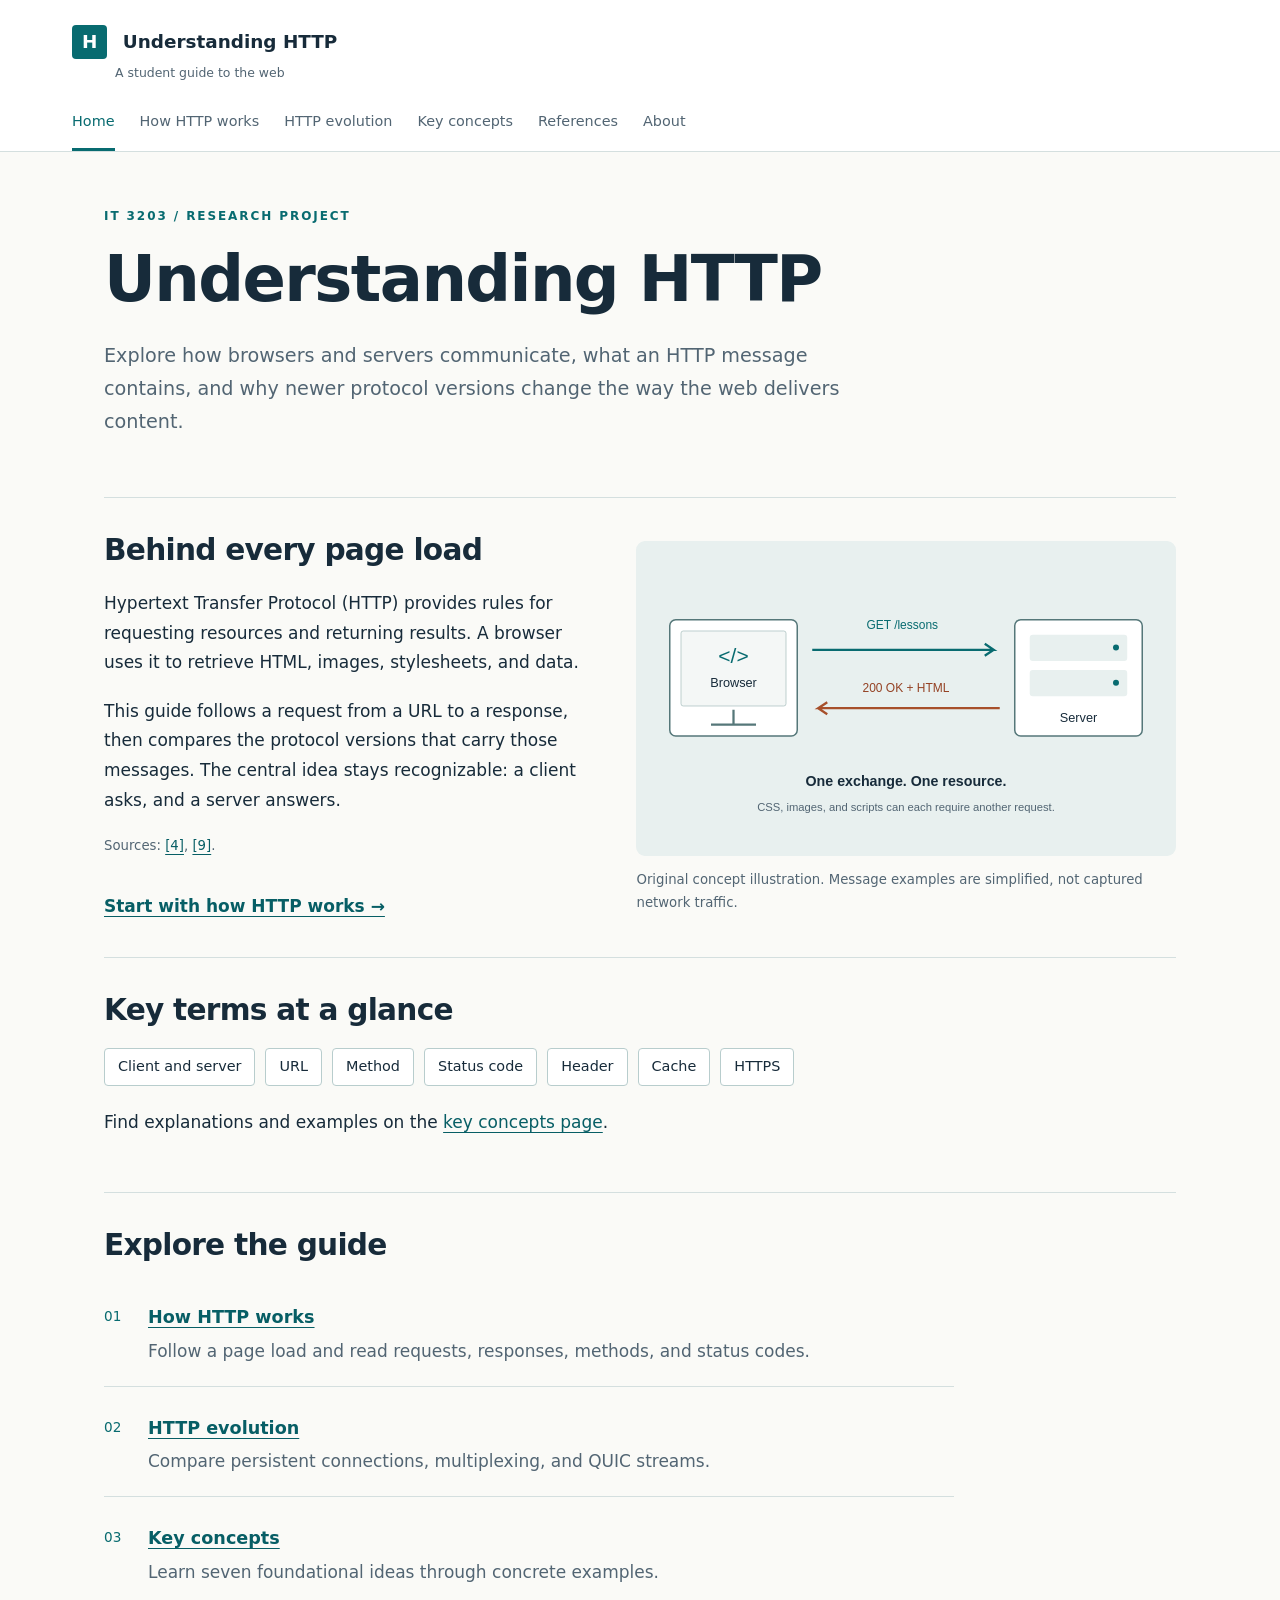
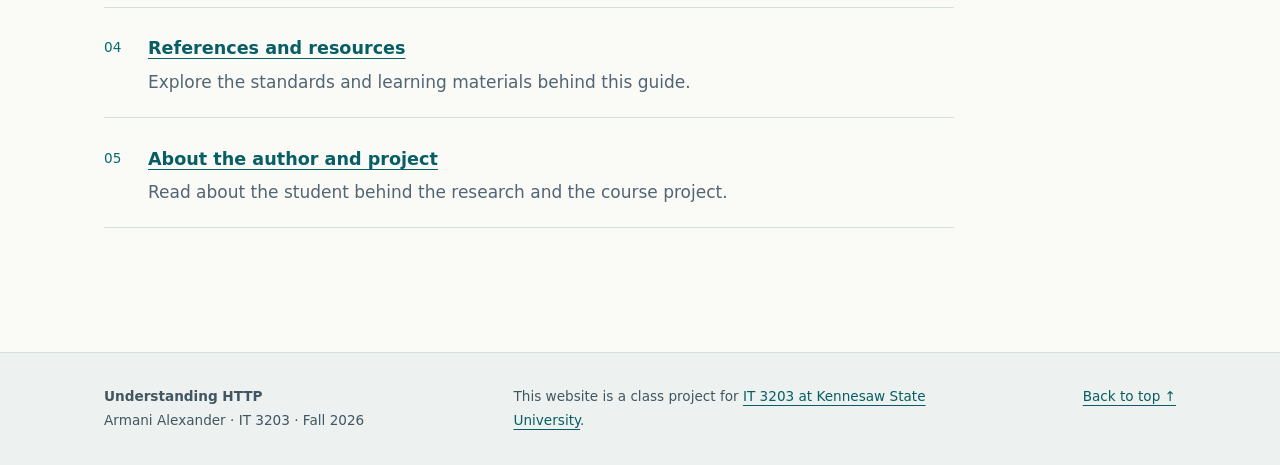
<file: index.html>
<!DOCTYPE html>
<html lang="en">
<head>
  <meta charset="utf-8">
  <meta name="viewport" content="width=device-width, initial-scale=1">
  <meta name="description" content="Explore how browsers and servers communicate, what an HTTP message contains, and why newer protocol versions change the way the web delivers content.">
  <title>Understanding HTTP | Understanding HTTP</title>
  <link rel="stylesheet" href="style.css">
</head>
<body>
  <a class="skip-link" href="#main-content">Skip to content</a>
  <!-- Shared navigation uses relative paths so it also works in a GitHub Pages project. -->
  <header class="site-header"><div class="header-inner">
    <a class="brand" href="index.html"><span class="brand-mark" aria-hidden="true">H</span> Understanding HTTP<span class="brand-sub">A student guide to the web</span></a>
    <nav aria-label="Main navigation"><ul><li><a href="index.html" aria-current="page">Home</a></li><li><a href="how-http-works.html">How HTTP works</a></li><li><a href="http-evolution.html">HTTP evolution</a></li><li><a href="key-concepts.html">Key concepts</a></li><li><a href="references.html">References</a></li><li><a href="about.html">About</a></li></ul></nav>
  </div></header>
  <main id="main-content">
    <div class="page-heading"><p class="eyebrow">IT 3203 / Research project</p><h1>Understanding HTTP</h1><p class="lead">Explore how browsers and servers communicate, what an HTTP message contains, and why newer protocol versions change the way the web delivers content.</p></div>
    <section class="hero-grid" aria-labelledby="intro-title"><div><h2 id="intro-title">Behind every page load</h2><p>Hypertext Transfer Protocol (HTTP) provides rules for requesting resources and returning results. A browser uses it to retrieve HTML, images, stylesheets, and data.</p><p>This guide follows a request from a URL to a response, then compares the protocol versions that carry those messages. The central idea stays recognizable: a client asks, and a server answers.</p><p class="sources">Sources: <a href="references.html#ref-4">[4]</a>, <a href="references.html#ref-9">[9]</a>.</p><a class="next-page" href="how-http-works.html">Start with how HTTP works →</a></div><figure><img src="assets/http-exchange.svg" width="720" height="420" alt="A browser sends GET /lessons to a server, which returns 200 OK and HTML."><figcaption>Original concept illustration. Message examples are simplified, not captured network traffic.</figcaption></figure></section><section><h2>Key terms at a glance</h2><ul class="terms"><li>Client and server</li><li>URL</li><li>Method</li><li>Status code</li><li>Header</li><li>Cache</li><li>HTTPS</li></ul><p>Find explanations and examples on the <a href="key-concepts.html">key concepts page</a>.</p></section><section><h2>Explore the guide</h2><ol class="toc"><li><div><a href="how-http-works.html">How HTTP works</a><p>Follow a page load and read requests, responses, methods, and status codes.</p></div></li><li><div><a href="http-evolution.html">HTTP evolution</a><p>Compare persistent connections, multiplexing, and QUIC streams.</p></div></li><li><div><a href="key-concepts.html">Key concepts</a><p>Learn seven foundational ideas through concrete examples.</p></div></li><li><div><a href="references.html">References and resources</a><p>Explore the standards and learning materials behind this guide.</p></div></li><li><div><a href="about.html">About the author and project</a><p>Read about the student behind the research and the course project.</p></div></li></ol></section>
  </main>
  <footer class="site-footer"><div><p><strong>Understanding HTTP</strong><br>Armani Alexander · IT 3203 · Fall 2026</p><p>This website is a class project for <a href="https://ksuweb.github.io/IT3203/">IT 3203 at Kennesaw State University</a>.</p><a href="#main-content">Back to top ↑</a></div></footer>
</body>
</html>
</file>
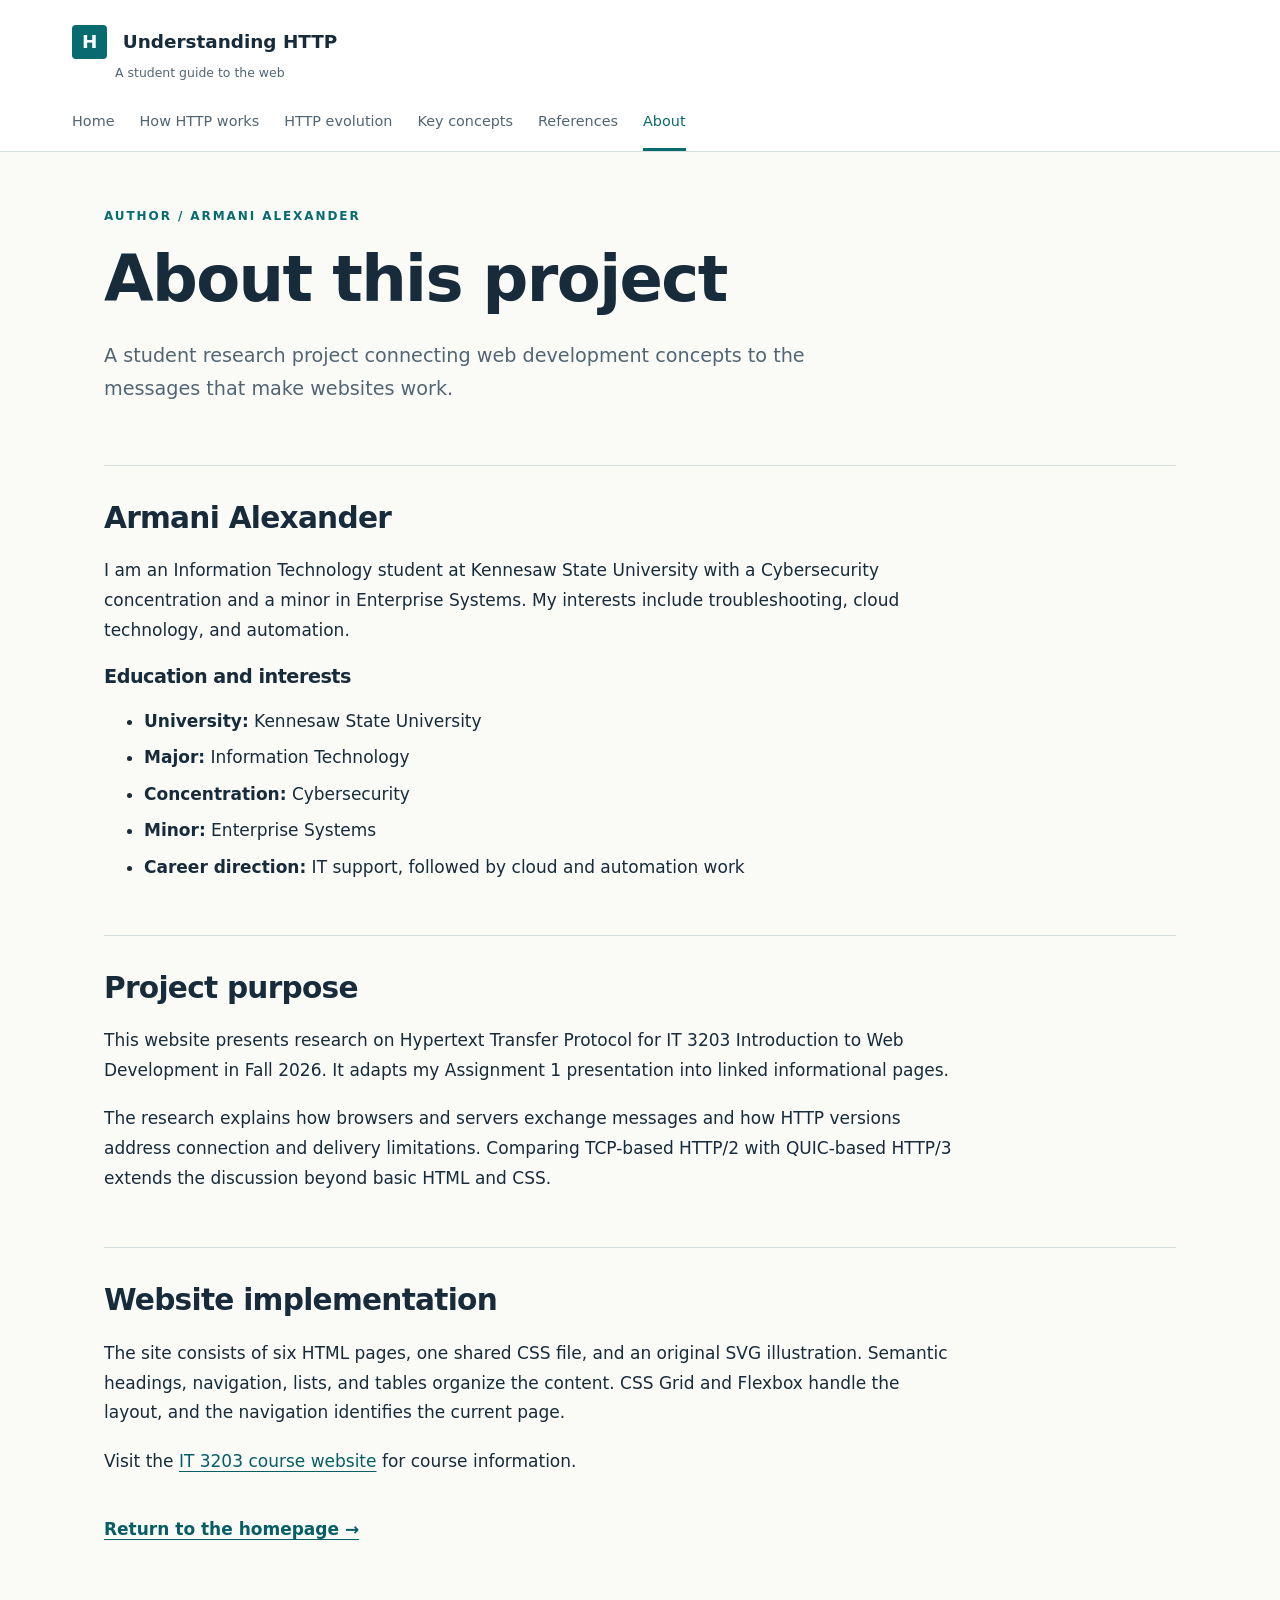
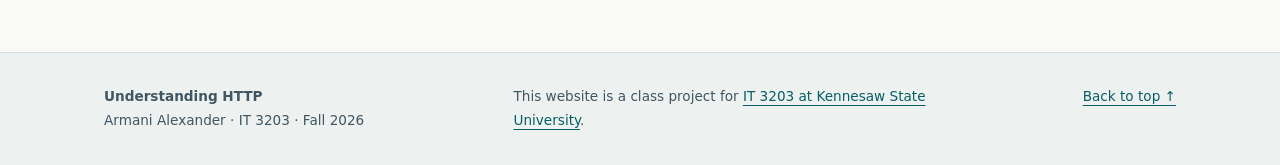
<file: about.html>
<!DOCTYPE html>
<html lang="en">
<head>
  <meta charset="utf-8">
  <meta name="viewport" content="width=device-width, initial-scale=1">
  <meta name="description" content="A student research project connecting web development concepts to the messages that make websites work.">
  <title>About this project | Understanding HTTP</title>
  <link rel="stylesheet" href="style.css">
</head>
<body>
  <a class="skip-link" href="#main-content">Skip to content</a>
  <!-- Shared navigation uses relative paths so it also works in a GitHub Pages project. -->
  <header class="site-header"><div class="header-inner">
    <a class="brand" href="index.html"><span class="brand-mark" aria-hidden="true">H</span> Understanding HTTP<span class="brand-sub">A student guide to the web</span></a>
    <nav aria-label="Main navigation"><ul><li><a href="index.html">Home</a></li><li><a href="how-http-works.html">How HTTP works</a></li><li><a href="http-evolution.html">HTTP evolution</a></li><li><a href="key-concepts.html">Key concepts</a></li><li><a href="references.html">References</a></li><li><a href="about.html" aria-current="page">About</a></li></ul></nav>
  </div></header>
  <main id="main-content">
    <div class="page-heading"><p class="eyebrow">Author / Armani Alexander</p><h1>About this project</h1><p class="lead">A student research project connecting web development concepts to the messages that make websites work.</p></div>
    <section><h2>Armani Alexander</h2><p>I am an Information Technology student at Kennesaw State University with a Cybersecurity concentration and a minor in Enterprise Systems. My interests include troubleshooting, cloud technology, and automation.</p><h3>Education and interests</h3><ul><li><strong>University:</strong> Kennesaw State University</li><li><strong>Major:</strong> Information Technology</li><li><strong>Concentration:</strong> Cybersecurity</li><li><strong>Minor:</strong> Enterprise Systems</li><li><strong>Career direction:</strong> IT support, followed by cloud and automation work</li></ul></section><section><h2>Project purpose</h2><p>This website presents research on Hypertext Transfer Protocol for IT 3203 Introduction to Web Development in Fall 2026. It adapts my Assignment 1 presentation into linked informational pages.</p><p>The research explains how browsers and servers exchange messages and how HTTP versions address connection and delivery limitations. Comparing TCP-based HTTP/2 with QUIC-based HTTP/3 extends the discussion beyond basic HTML and CSS.</p></section><section><h2>Website implementation</h2><p>The site consists of six HTML pages, one shared CSS file, and an original SVG illustration. Semantic headings, navigation, lists, and tables organize the content. CSS Grid and Flexbox handle the layout, and the navigation identifies the current page.</p><p>Visit the <a href="https://ksuweb.github.io/IT3203/">IT 3203 course website</a> for course information.</p><a class="next-page" href="index.html">Return to the homepage →</a></section>
  </main>
  <footer class="site-footer"><div><p><strong>Understanding HTTP</strong><br>Armani Alexander · IT 3203 · Fall 2026</p><p>This website is a class project for <a href="https://ksuweb.github.io/IT3203/">IT 3203 at Kennesaw State University</a>.</p><a href="#main-content">Back to top ↑</a></div></footer>
</body>
</html>
</file>
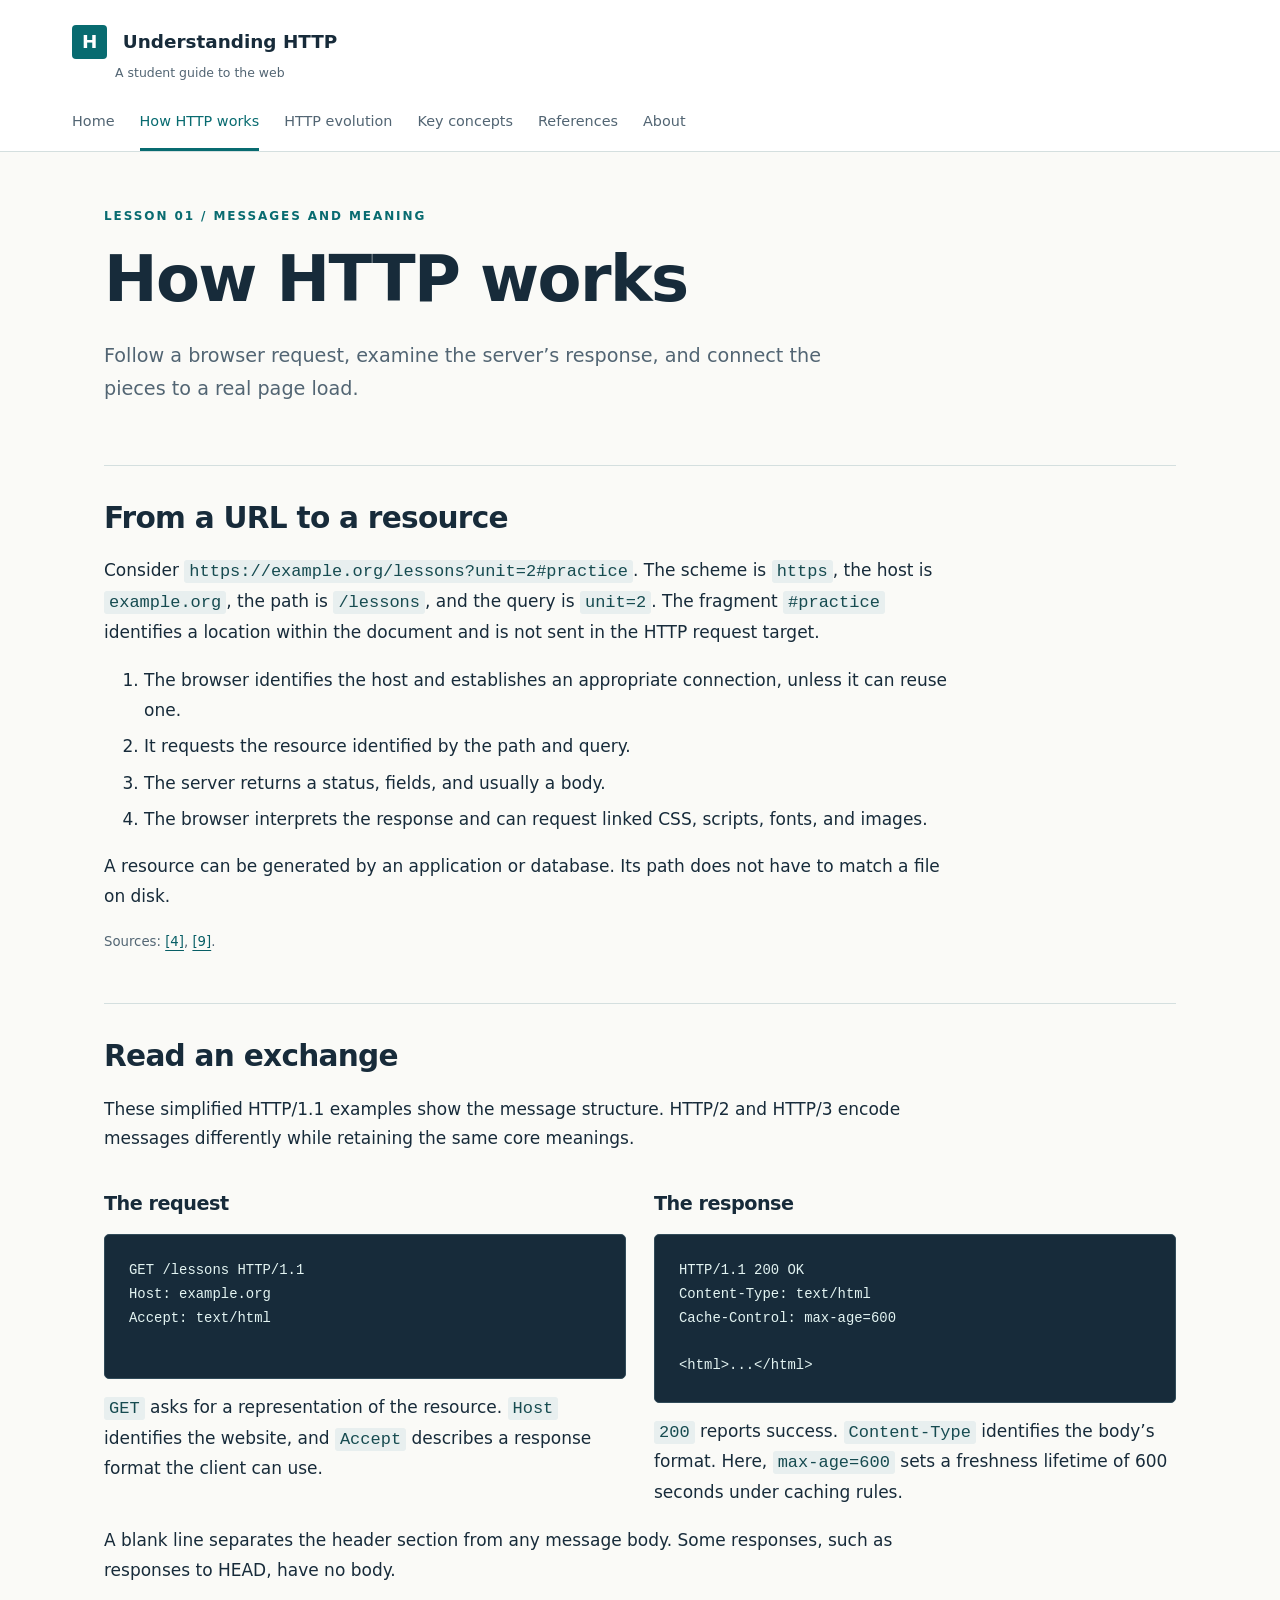
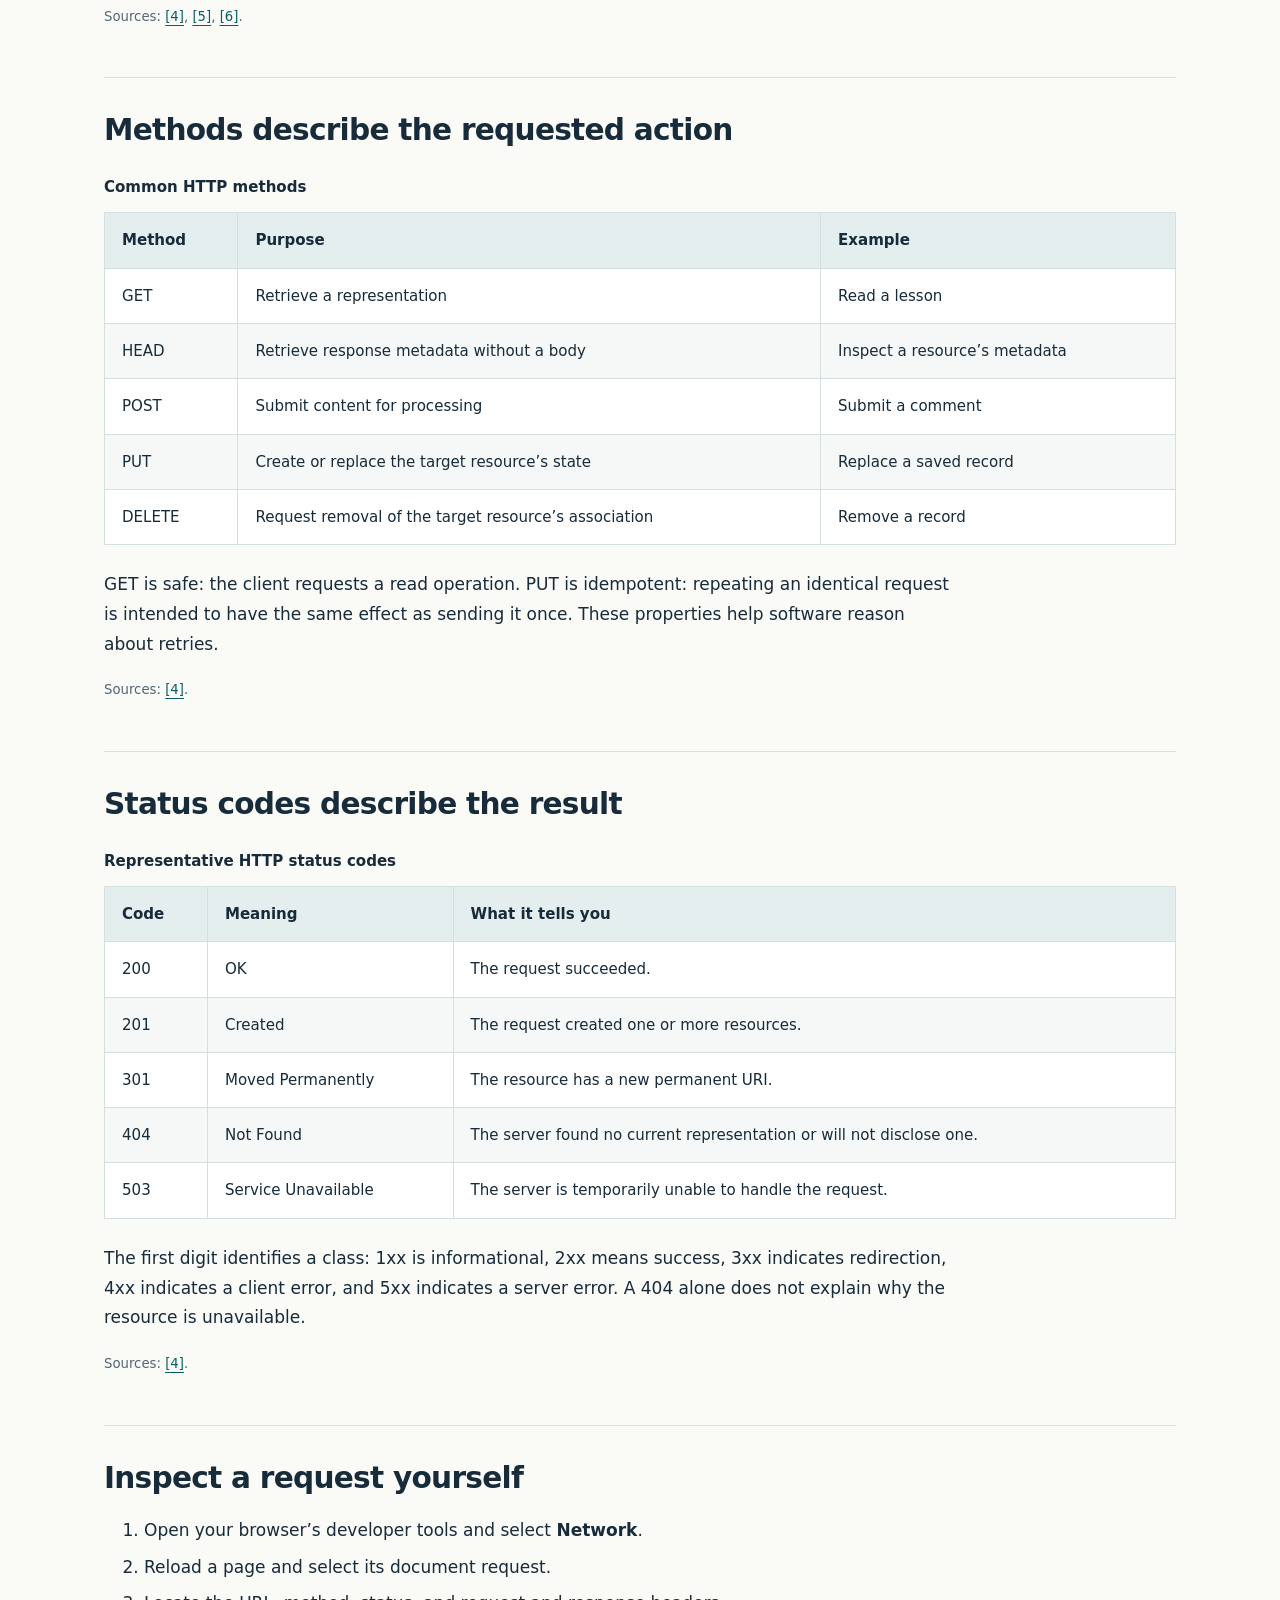
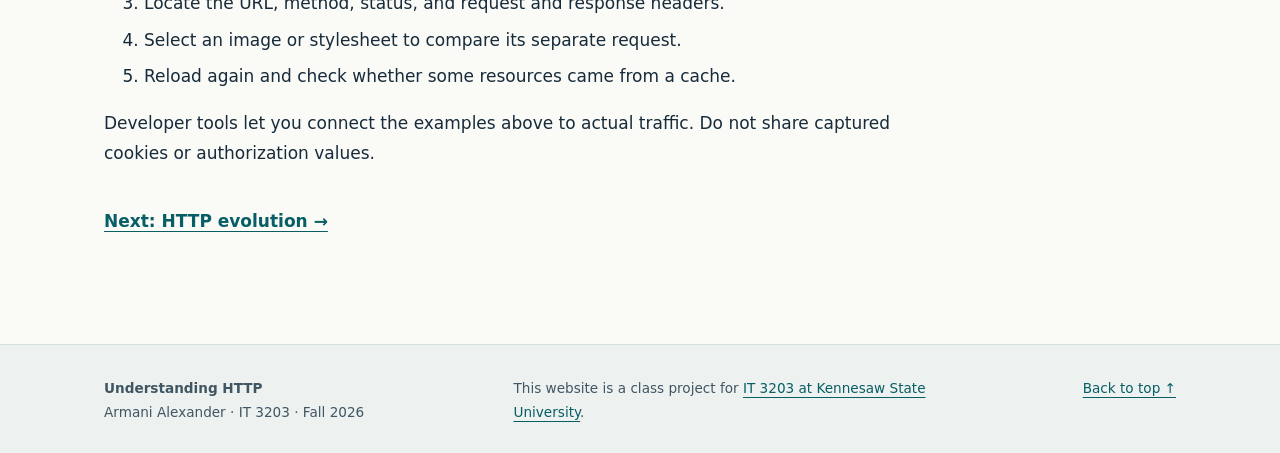
<file: how-http-works.html>
<!DOCTYPE html>
<html lang="en">
<head>
  <meta charset="utf-8">
  <meta name="viewport" content="width=device-width, initial-scale=1">
  <meta name="description" content="Follow a browser request, examine the server’s response, and connect the pieces to a real page load.">
  <title>How HTTP works | Understanding HTTP</title>
  <link rel="stylesheet" href="style.css">
</head>
<body>
  <a class="skip-link" href="#main-content">Skip to content</a>
  <!-- Shared navigation uses relative paths so it also works in a GitHub Pages project. -->
  <header class="site-header"><div class="header-inner">
    <a class="brand" href="index.html"><span class="brand-mark" aria-hidden="true">H</span> Understanding HTTP<span class="brand-sub">A student guide to the web</span></a>
    <nav aria-label="Main navigation"><ul><li><a href="index.html">Home</a></li><li><a href="how-http-works.html" aria-current="page">How HTTP works</a></li><li><a href="http-evolution.html">HTTP evolution</a></li><li><a href="key-concepts.html">Key concepts</a></li><li><a href="references.html">References</a></li><li><a href="about.html">About</a></li></ul></nav>
  </div></header>
  <main id="main-content">
    <div class="page-heading"><p class="eyebrow">Lesson 01 / Messages and meaning</p><h1>How HTTP works</h1><p class="lead">Follow a browser request, examine the server’s response, and connect the pieces to a real page load.</p></div>
    <section><h2>From a URL to a resource</h2><p>Consider <code>https://example.org/lessons?unit=2#practice</code>. The scheme is <code>https</code>, the host is <code>example.org</code>, the path is <code>/lessons</code>, and the query is <code>unit=2</code>. The fragment <code>#practice</code> identifies a location within the document and is not sent in the HTTP request target.</p><ol><li>The browser identifies the host and establishes an appropriate connection, unless it can reuse one.</li><li>It requests the resource identified by the path and query.</li><li>The server returns a status, fields, and usually a body.</li><li>The browser interprets the response and can request linked CSS, scripts, fonts, and images.</li></ol><p>A resource can be generated by an application or database. Its path does not have to match a file on disk.</p><p class="sources">Sources: <a href="references.html#ref-4">[4]</a>, <a href="references.html#ref-9">[9]</a>.</p></section><section><h2>Read an exchange</h2><p>These simplified HTTP/1.1 examples show the message structure. HTTP/2 and HTTP/3 encode messages differently while retaining the same core meanings.</p><div class="two-column"><div><h3>The request</h3><pre><code>GET /lessons HTTP/1.1
Host: example.org
Accept: text/html

</code></pre><p><code>GET</code> asks for a representation of the resource. <code>Host</code> identifies the website, and <code>Accept</code> describes a response format the client can use.</p></div><div><h3>The response</h3><pre><code>HTTP/1.1 200 OK
Content-Type: text/html
Cache-Control: max-age=600

&lt;html&gt;...&lt;/html&gt;</code></pre><p><code>200</code> reports success. <code>Content-Type</code> identifies the body’s format. Here, <code>max-age=600</code> sets a freshness lifetime of 600 seconds under caching rules.</p></div></div><p>A blank line separates the header section from any message body. Some responses, such as responses to HEAD, have no body.</p><p class="sources">Sources: <a href="references.html#ref-4">[4]</a>, <a href="references.html#ref-5">[5]</a>, <a href="references.html#ref-6">[6]</a>.</p></section><section><h2>Methods describe the requested action</h2><div class="table-wrap"><table><caption>Common HTTP methods</caption><thead><tr><th scope="col">Method</th><th scope="col">Purpose</th><th scope="col">Example</th></tr></thead><tbody><tr><td>GET</td><td>Retrieve a representation</td><td>Read a lesson</td></tr><tr><td>HEAD</td><td>Retrieve response metadata without a body</td><td>Inspect a resource’s metadata</td></tr><tr><td>POST</td><td>Submit content for processing</td><td>Submit a comment</td></tr><tr><td>PUT</td><td>Create or replace the target resource’s state</td><td>Replace a saved record</td></tr><tr><td>DELETE</td><td>Request removal of the target resource’s association</td><td>Remove a record</td></tr></tbody></table></div><p>GET is safe: the client requests a read operation. PUT is idempotent: repeating an identical request is intended to have the same effect as sending it once. These properties help software reason about retries.</p><p class="sources">Sources: <a href="references.html#ref-4">[4]</a>.</p></section><section><h2>Status codes describe the result</h2><div class="table-wrap"><table><caption>Representative HTTP status codes</caption><thead><tr><th scope="col">Code</th><th scope="col">Meaning</th><th scope="col">What it tells you</th></tr></thead><tbody><tr><td>200</td><td>OK</td><td>The request succeeded.</td></tr><tr><td>201</td><td>Created</td><td>The request created one or more resources.</td></tr><tr><td>301</td><td>Moved Permanently</td><td>The resource has a new permanent URI.</td></tr><tr><td>404</td><td>Not Found</td><td>The server found no current representation or will not disclose one.</td></tr><tr><td>503</td><td>Service Unavailable</td><td>The server is temporarily unable to handle the request.</td></tr></tbody></table></div><p>The first digit identifies a class: 1xx is informational, 2xx means success, 3xx indicates redirection, 4xx indicates a client error, and 5xx indicates a server error. A 404 alone does not explain why the resource is unavailable.</p><p class="sources">Sources: <a href="references.html#ref-4">[4]</a>.</p></section><section><h2>Inspect a request yourself</h2><ol><li>Open your browser’s developer tools and select <strong>Network</strong>.</li><li>Reload a page and select its document request.</li><li>Locate the URL, method, status, and request and response headers.</li><li>Select an image or stylesheet to compare its separate request.</li><li>Reload again and check whether some resources came from a cache.</li></ol><p>Developer tools let you connect the examples above to actual traffic. Do not share captured cookies or authorization values.</p><a class="next-page" href="http-evolution.html">Next: HTTP evolution →</a></section>
  </main>
  <footer class="site-footer"><div><p><strong>Understanding HTTP</strong><br>Armani Alexander · IT 3203 · Fall 2026</p><p>This website is a class project for <a href="https://ksuweb.github.io/IT3203/">IT 3203 at Kennesaw State University</a>.</p><a href="#main-content">Back to top ↑</a></div></footer>
</body>
</html>
</file>
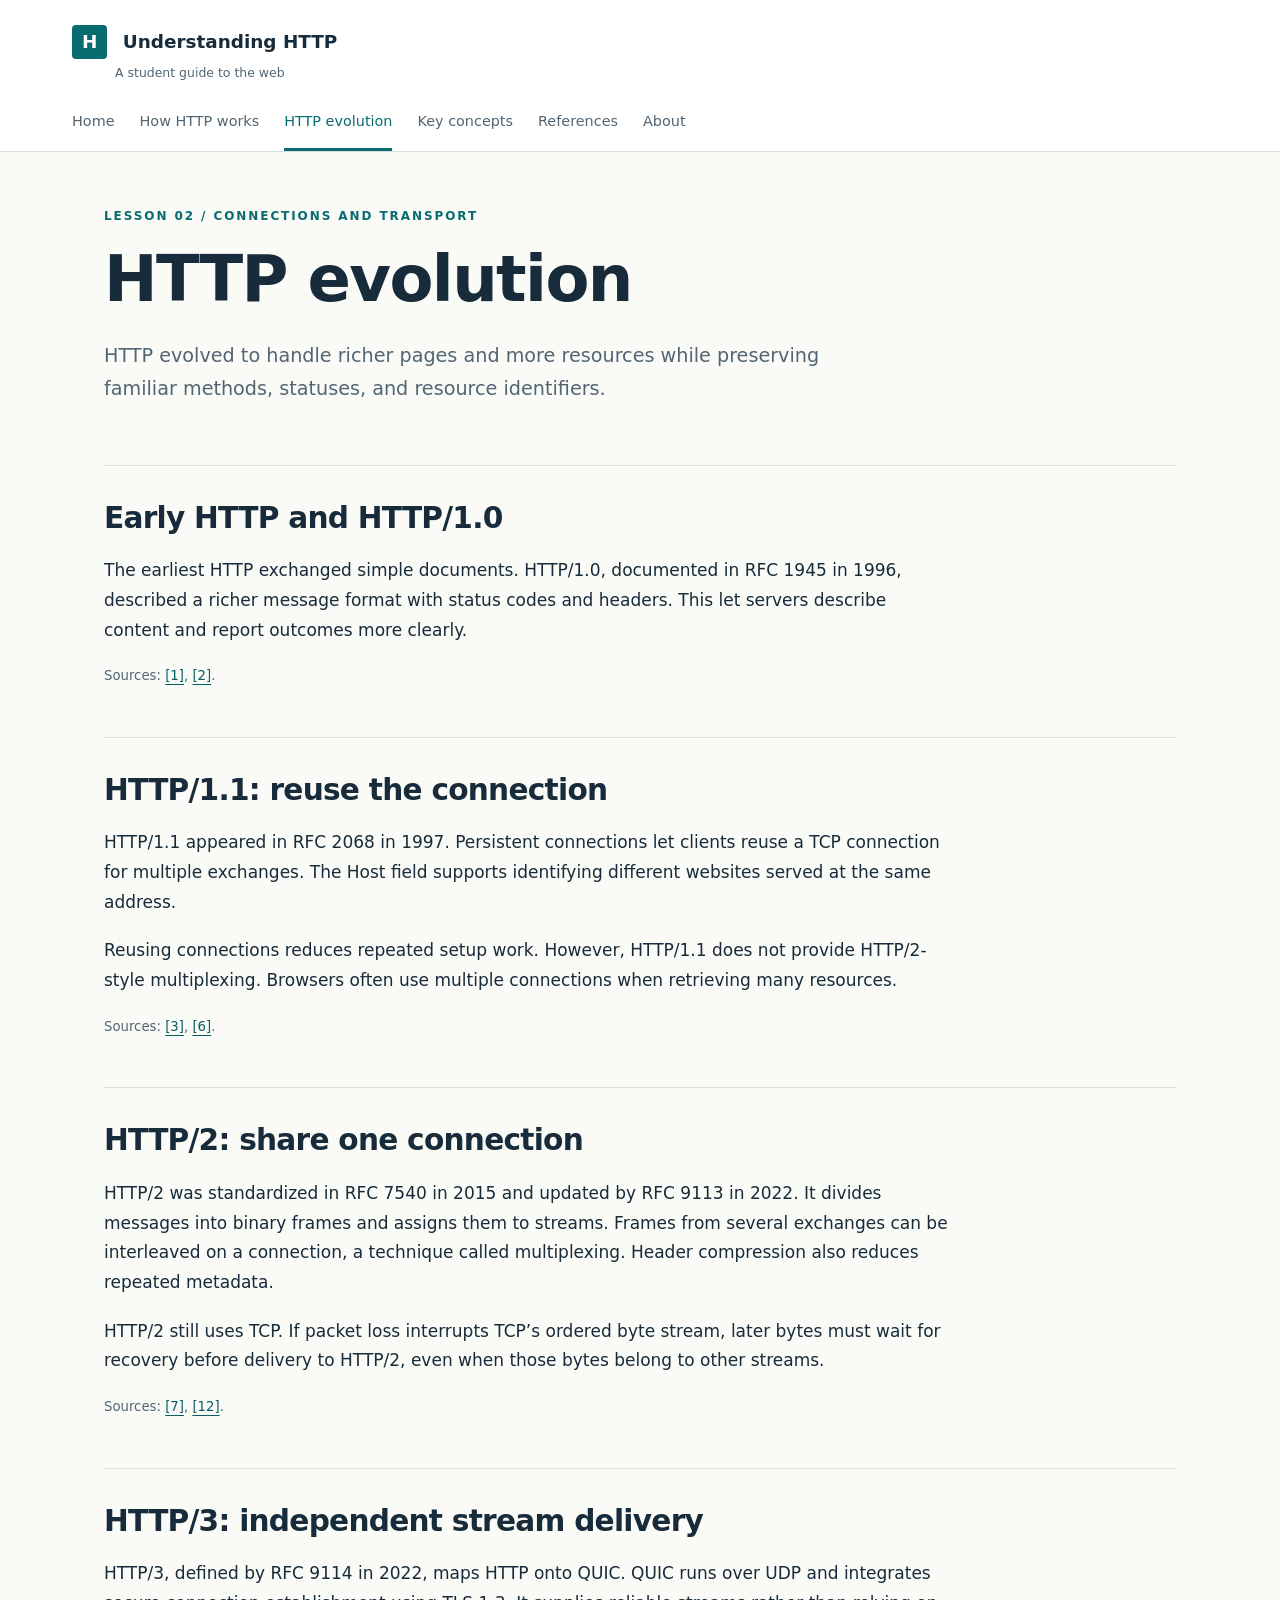
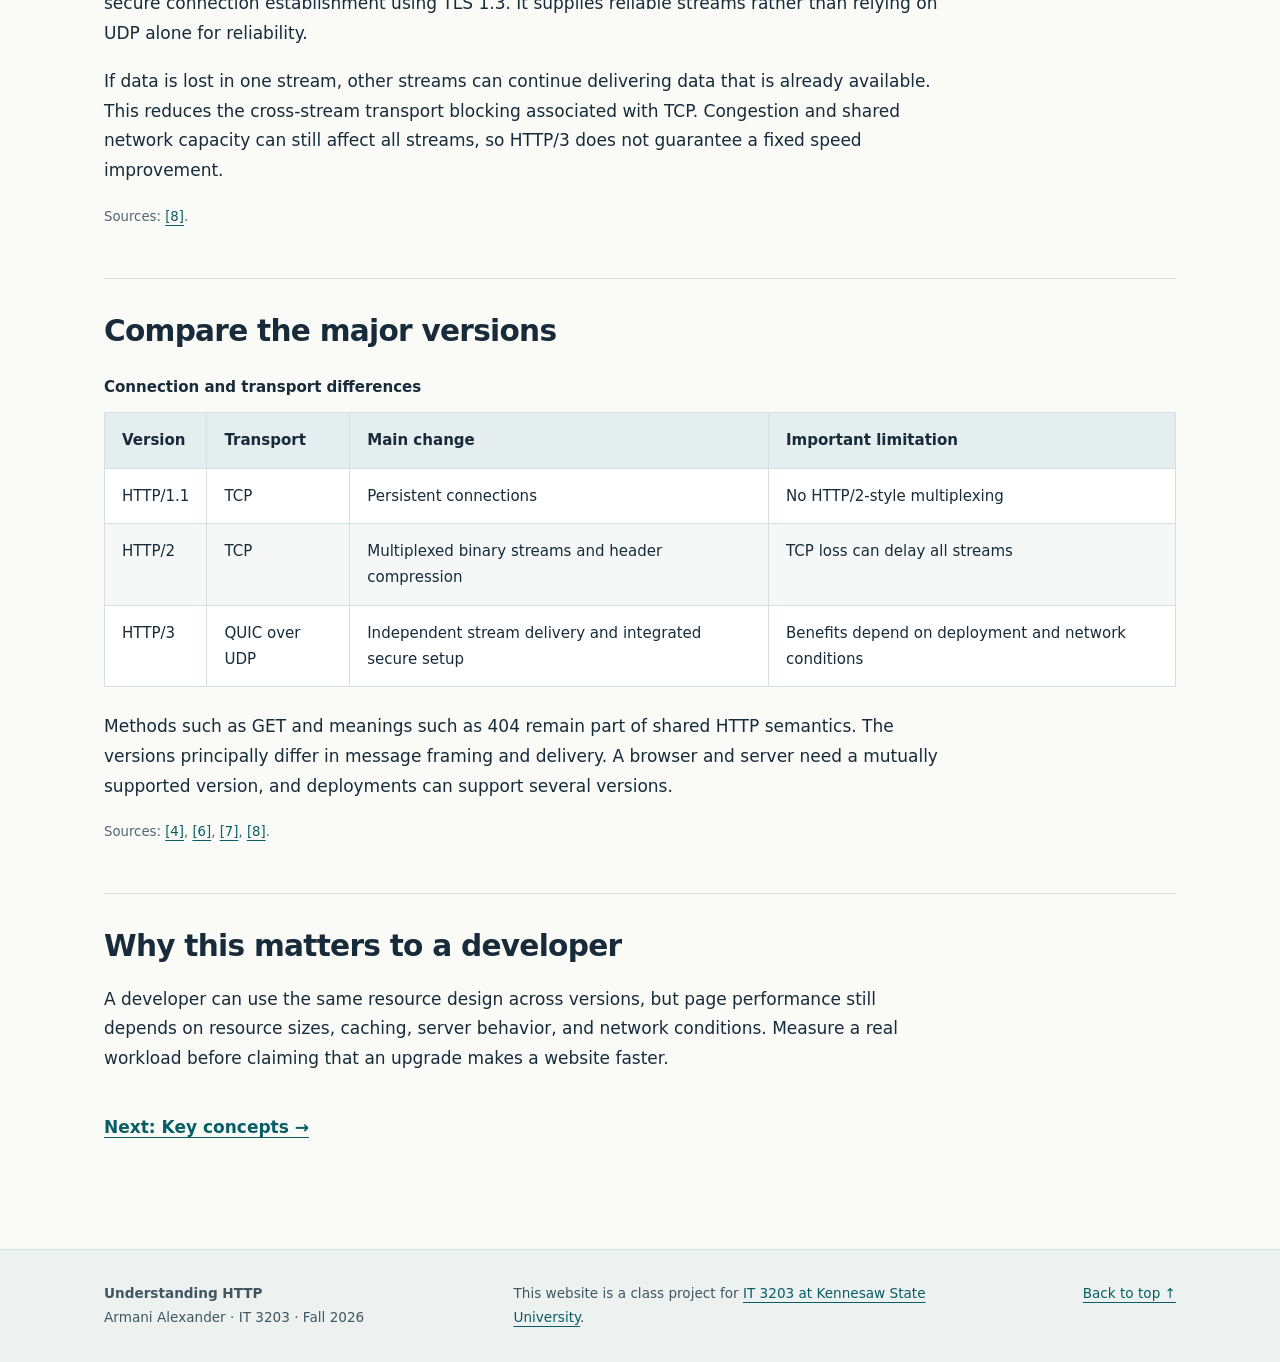
<file: http-evolution.html>
<!DOCTYPE html>
<html lang="en">
<head>
  <meta charset="utf-8">
  <meta name="viewport" content="width=device-width, initial-scale=1">
  <meta name="description" content="HTTP evolved to handle richer pages and more resources while preserving familiar methods, statuses, and resource identifiers.">
  <title>HTTP evolution | Understanding HTTP</title>
  <link rel="stylesheet" href="style.css">
</head>
<body>
  <a class="skip-link" href="#main-content">Skip to content</a>
  <!-- Shared navigation uses relative paths so it also works in a GitHub Pages project. -->
  <header class="site-header"><div class="header-inner">
    <a class="brand" href="index.html"><span class="brand-mark" aria-hidden="true">H</span> Understanding HTTP<span class="brand-sub">A student guide to the web</span></a>
    <nav aria-label="Main navigation"><ul><li><a href="index.html">Home</a></li><li><a href="how-http-works.html">How HTTP works</a></li><li><a href="http-evolution.html" aria-current="page">HTTP evolution</a></li><li><a href="key-concepts.html">Key concepts</a></li><li><a href="references.html">References</a></li><li><a href="about.html">About</a></li></ul></nav>
  </div></header>
  <main id="main-content">
    <div class="page-heading"><p class="eyebrow">Lesson 02 / Connections and transport</p><h1>HTTP evolution</h1><p class="lead">HTTP evolved to handle richer pages and more resources while preserving familiar methods, statuses, and resource identifiers.</p></div>
    <section><h2>Early HTTP and HTTP/1.0</h2><p>The earliest HTTP exchanged simple documents. HTTP/1.0, documented in RFC 1945 in 1996, described a richer message format with status codes and headers. This let servers describe content and report outcomes more clearly.</p><p class="sources">Sources: <a href="references.html#ref-1">[1]</a>, <a href="references.html#ref-2">[2]</a>.</p></section><section><h2>HTTP/1.1: reuse the connection</h2><p>HTTP/1.1 appeared in RFC 2068 in 1997. Persistent connections let clients reuse a TCP connection for multiple exchanges. The Host field supports identifying different websites served at the same address.</p><p>Reusing connections reduces repeated setup work. However, HTTP/1.1 does not provide HTTP/2-style multiplexing. Browsers often use multiple connections when retrieving many resources.</p><p class="sources">Sources: <a href="references.html#ref-3">[3]</a>, <a href="references.html#ref-6">[6]</a>.</p></section><section><h2>HTTP/2: share one connection</h2><p>HTTP/2 was standardized in RFC 7540 in 2015 and updated by RFC 9113 in 2022. It divides messages into binary frames and assigns them to streams. Frames from several exchanges can be interleaved on a connection, a technique called multiplexing. Header compression also reduces repeated metadata.</p><p>HTTP/2 still uses TCP. If packet loss interrupts TCP’s ordered byte stream, later bytes must wait for recovery before delivery to HTTP/2, even when those bytes belong to other streams.</p><p class="sources">Sources: <a href="references.html#ref-7">[7]</a>, <a href="references.html#ref-12">[12]</a>.</p></section><section><h2>HTTP/3: independent stream delivery</h2><p>HTTP/3, defined by RFC 9114 in 2022, maps HTTP onto QUIC. QUIC runs over UDP and integrates secure connection establishment using TLS 1.3. It supplies reliable streams rather than relying on UDP alone for reliability.</p><p>If data is lost in one stream, other streams can continue delivering data that is already available. This reduces the cross-stream transport blocking associated with TCP. Congestion and shared network capacity can still affect all streams, so HTTP/3 does not guarantee a fixed speed improvement.</p><p class="sources">Sources: <a href="references.html#ref-8">[8]</a>.</p></section><section><h2>Compare the major versions</h2><div class="table-wrap"><table><caption>Connection and transport differences</caption><thead><tr><th scope="col">Version</th><th scope="col">Transport</th><th scope="col">Main change</th><th scope="col">Important limitation</th></tr></thead><tbody><tr><td>HTTP/1.1</td><td>TCP</td><td>Persistent connections</td><td>No HTTP/2-style multiplexing</td></tr><tr><td>HTTP/2</td><td>TCP</td><td>Multiplexed binary streams and header compression</td><td>TCP loss can delay all streams</td></tr><tr><td>HTTP/3</td><td>QUIC over UDP</td><td>Independent stream delivery and integrated secure setup</td><td>Benefits depend on deployment and network conditions</td></tr></tbody></table></div><p>Methods such as GET and meanings such as 404 remain part of shared HTTP semantics. The versions principally differ in message framing and delivery. A browser and server need a mutually supported version, and deployments can support several versions.</p><p class="sources">Sources: <a href="references.html#ref-4">[4]</a>, <a href="references.html#ref-6">[6]</a>, <a href="references.html#ref-7">[7]</a>, <a href="references.html#ref-8">[8]</a>.</p></section><section><h2>Why this matters to a developer</h2><p>A developer can use the same resource design across versions, but page performance still depends on resource sizes, caching, server behavior, and network conditions. Measure a real workload before claiming that an upgrade makes a website faster.</p><a class="next-page" href="key-concepts.html">Next: Key concepts →</a></section>
  </main>
  <footer class="site-footer"><div><p><strong>Understanding HTTP</strong><br>Armani Alexander · IT 3203 · Fall 2026</p><p>This website is a class project for <a href="https://ksuweb.github.io/IT3203/">IT 3203 at Kennesaw State University</a>.</p><a href="#main-content">Back to top ↑</a></div></footer>
</body>
</html>
</file>
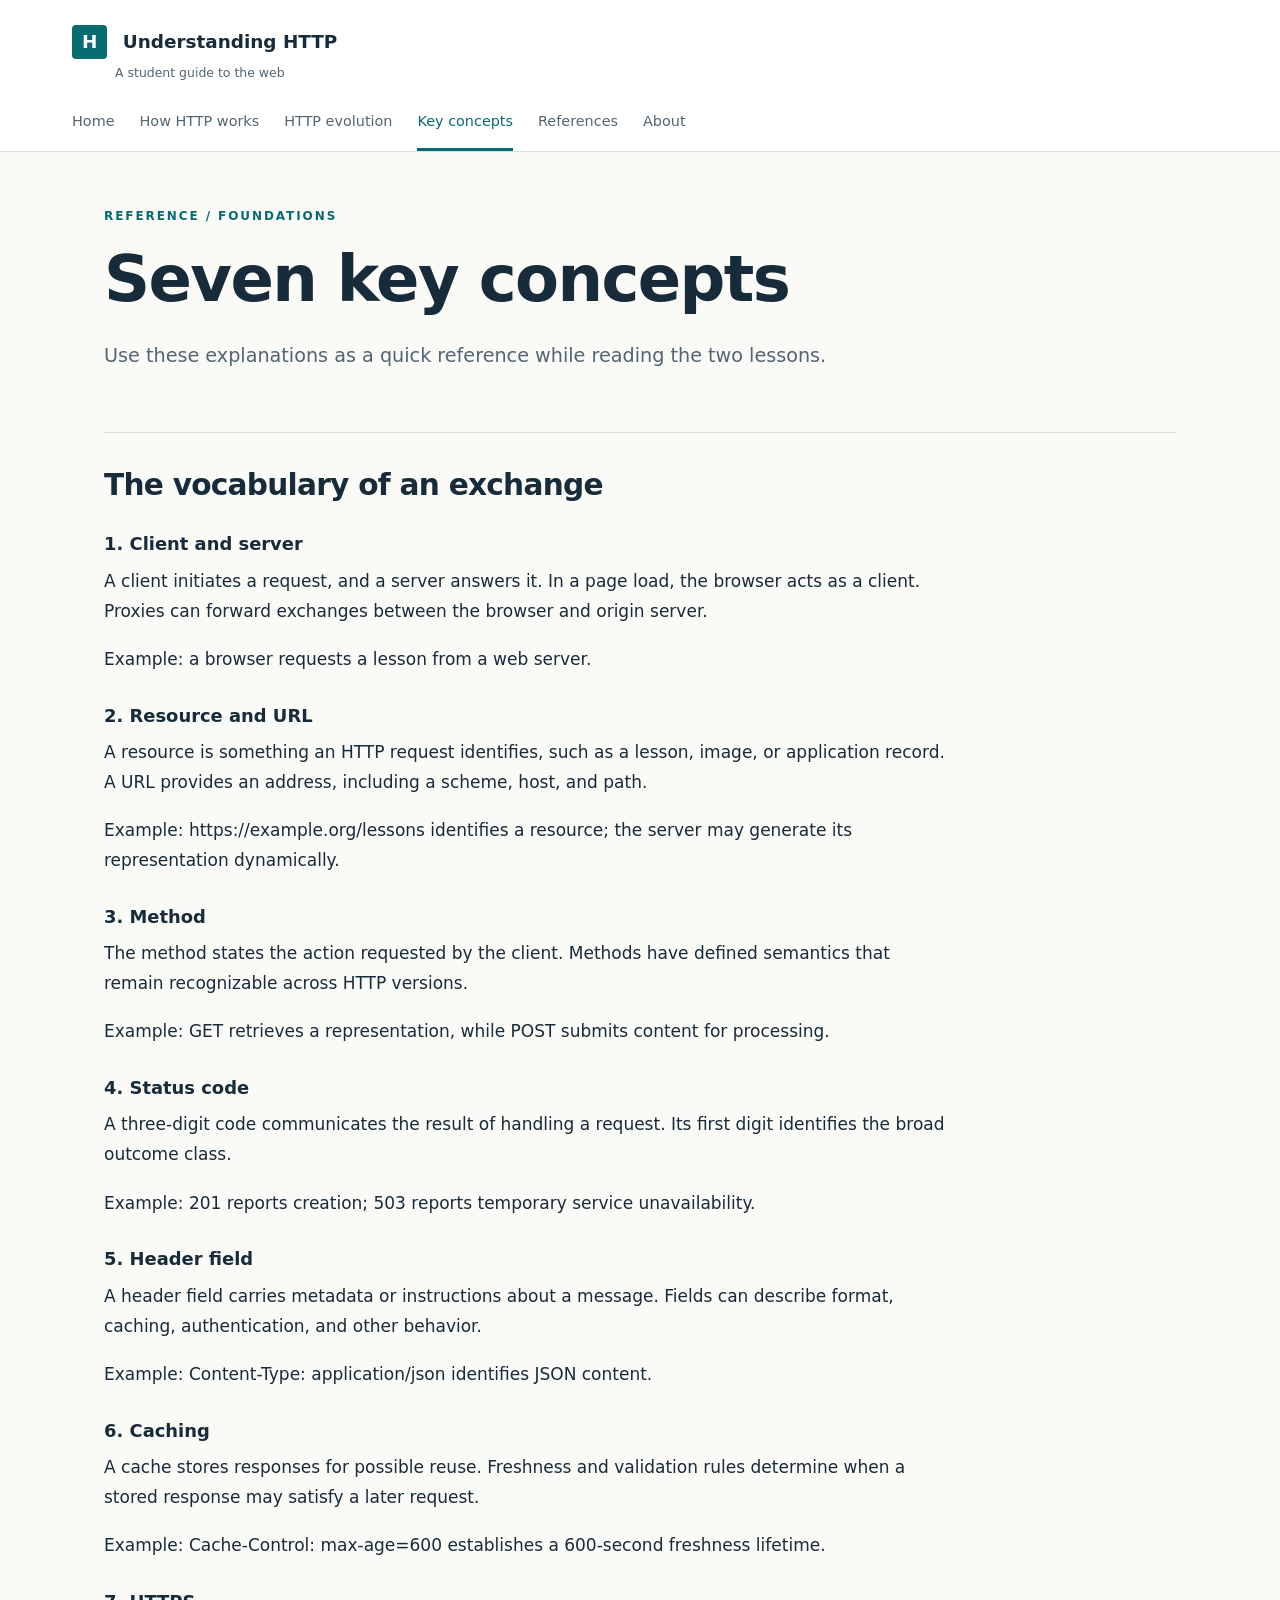
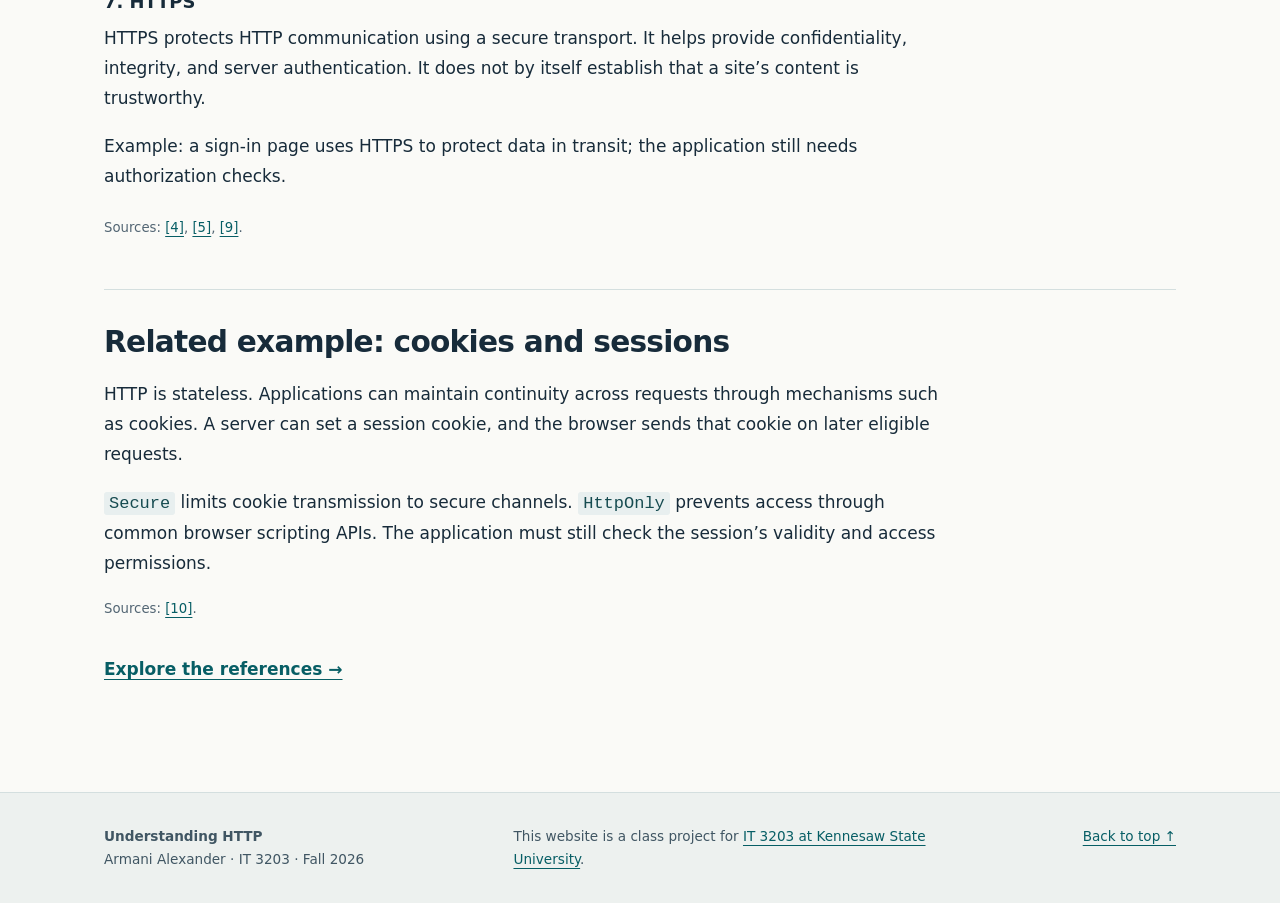
<file: key-concepts.html>
<!DOCTYPE html>
<html lang="en">
<head>
  <meta charset="utf-8">
  <meta name="viewport" content="width=device-width, initial-scale=1">
  <meta name="description" content="Use these explanations as a quick reference while reading the two lessons.">
  <title>Seven key concepts | Understanding HTTP</title>
  <link rel="stylesheet" href="style.css">
</head>
<body>
  <a class="skip-link" href="#main-content">Skip to content</a>
  <!-- Shared navigation uses relative paths so it also works in a GitHub Pages project. -->
  <header class="site-header"><div class="header-inner">
    <a class="brand" href="index.html"><span class="brand-mark" aria-hidden="true">H</span> Understanding HTTP<span class="brand-sub">A student guide to the web</span></a>
    <nav aria-label="Main navigation"><ul><li><a href="index.html">Home</a></li><li><a href="how-http-works.html">How HTTP works</a></li><li><a href="http-evolution.html">HTTP evolution</a></li><li><a href="key-concepts.html" aria-current="page">Key concepts</a></li><li><a href="references.html">References</a></li><li><a href="about.html">About</a></li></ul></nav>
  </div></header>
  <main id="main-content">
    <div class="page-heading"><p class="eyebrow">Reference / Foundations</p><h1>Seven key concepts</h1><p class="lead">Use these explanations as a quick reference while reading the two lessons.</p></div>
    <section><h2>The vocabulary of an exchange</h2><dl><dt>1. Client and server</dt><dd><p>A client initiates a request, and a server answers it. In a page load, the browser acts as a client. Proxies can forward exchanges between the browser and origin server.</p><p>Example: a browser requests a lesson from a web server.</p></dd><dt>2. Resource and URL</dt><dd><p>A resource is something an HTTP request identifies, such as a lesson, image, or application record. A URL provides an address, including a scheme, host, and path.</p><p>Example: https://example.org/lessons identifies a resource; the server may generate its representation dynamically.</p></dd><dt>3. Method</dt><dd><p>The method states the action requested by the client. Methods have defined semantics that remain recognizable across HTTP versions.</p><p>Example: GET retrieves a representation, while POST submits content for processing.</p></dd><dt>4. Status code</dt><dd><p>A three-digit code communicates the result of handling a request. Its first digit identifies the broad outcome class.</p><p>Example: 201 reports creation; 503 reports temporary service unavailability.</p></dd><dt>5. Header field</dt><dd><p>A header field carries metadata or instructions about a message. Fields can describe format, caching, authentication, and other behavior.</p><p>Example: Content-Type: application/json identifies JSON content.</p></dd><dt>6. Caching</dt><dd><p>A cache stores responses for possible reuse. Freshness and validation rules determine when a stored response may satisfy a later request.</p><p>Example: Cache-Control: max-age=600 establishes a 600-second freshness lifetime.</p></dd><dt>7. HTTPS</dt><dd><p>HTTPS protects HTTP communication using a secure transport. It helps provide confidentiality, integrity, and server authentication. It does not by itself establish that a site’s content is trustworthy.</p><p>Example: a sign-in page uses HTTPS to protect data in transit; the application still needs authorization checks.</p></dd></dl><p class="sources">Sources: <a href="references.html#ref-4">[4]</a>, <a href="references.html#ref-5">[5]</a>, <a href="references.html#ref-9">[9]</a>.</p></section><section><h2>Related example: cookies and sessions</h2><p>HTTP is stateless. Applications can maintain continuity across requests through mechanisms such as cookies. A server can set a session cookie, and the browser sends that cookie on later eligible requests.</p><p><code>Secure</code> limits cookie transmission to secure channels. <code>HttpOnly</code> prevents access through common browser scripting APIs. The application must still check the session’s validity and access permissions.</p><p class="sources">Sources: <a href="references.html#ref-10">[10]</a>.</p><a class="next-page" href="references.html">Explore the references →</a></section>
  </main>
  <footer class="site-footer"><div><p><strong>Understanding HTTP</strong><br>Armani Alexander · IT 3203 · Fall 2026</p><p>This website is a class project for <a href="https://ksuweb.github.io/IT3203/">IT 3203 at Kennesaw State University</a>.</p><a href="#main-content">Back to top ↑</a></div></footer>
</body>
</html>
</file>
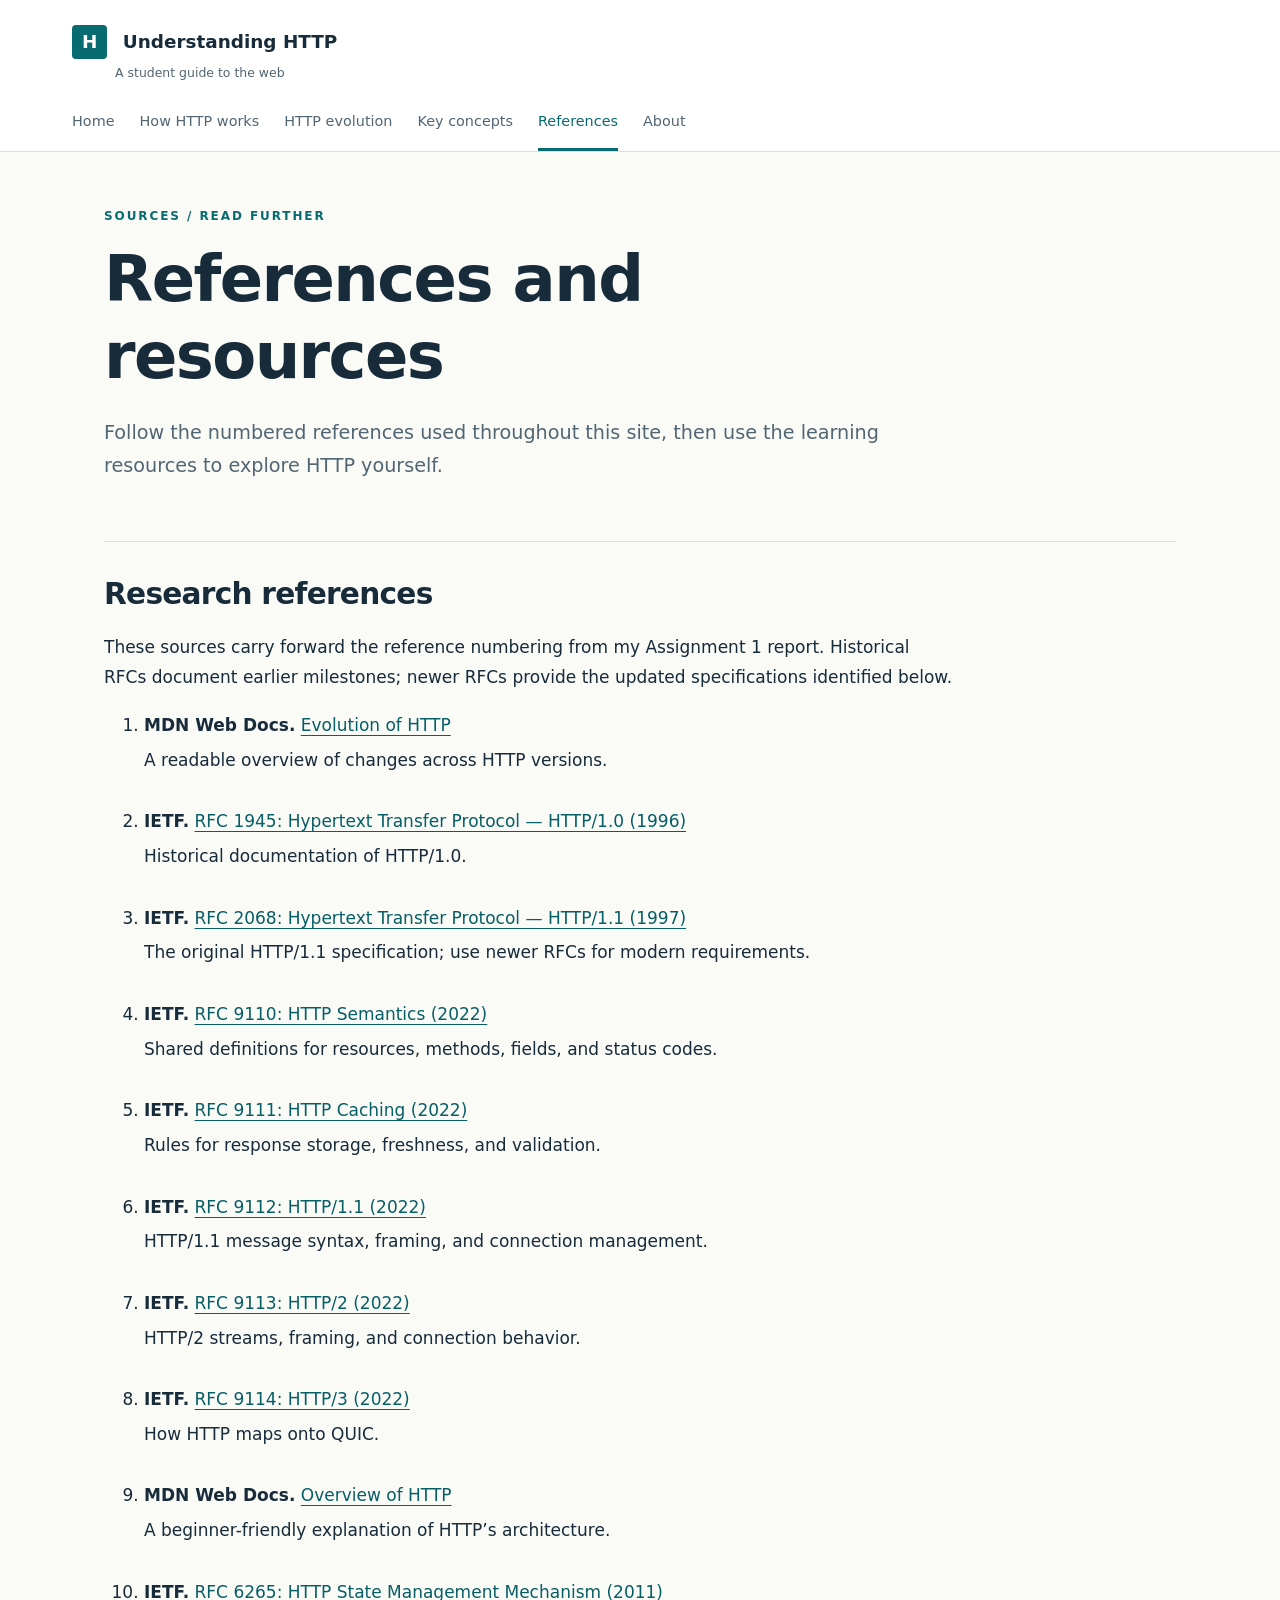
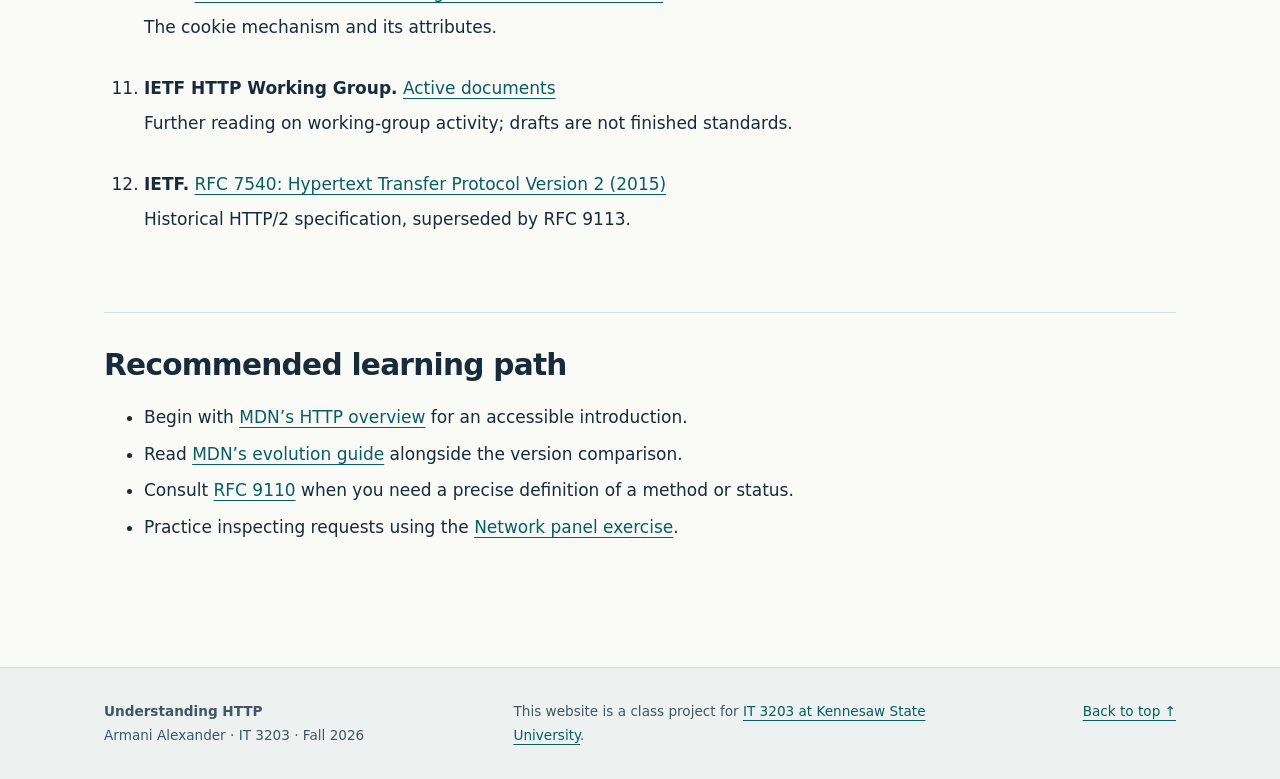
<file: references.html>
<!DOCTYPE html>
<html lang="en">
<head>
  <meta charset="utf-8">
  <meta name="viewport" content="width=device-width, initial-scale=1">
  <meta name="description" content="Follow the numbered references used throughout this site, then use the learning resources to explore HTTP yourself.">
  <title>References and resources | Understanding HTTP</title>
  <link rel="stylesheet" href="style.css">
</head>
<body>
  <a class="skip-link" href="#main-content">Skip to content</a>
  <!-- Shared navigation uses relative paths so it also works in a GitHub Pages project. -->
  <header class="site-header"><div class="header-inner">
    <a class="brand" href="index.html"><span class="brand-mark" aria-hidden="true">H</span> Understanding HTTP<span class="brand-sub">A student guide to the web</span></a>
    <nav aria-label="Main navigation"><ul><li><a href="index.html">Home</a></li><li><a href="how-http-works.html">How HTTP works</a></li><li><a href="http-evolution.html">HTTP evolution</a></li><li><a href="key-concepts.html">Key concepts</a></li><li><a href="references.html" aria-current="page">References</a></li><li><a href="about.html">About</a></li></ul></nav>
  </div></header>
  <main id="main-content">
    <div class="page-heading"><p class="eyebrow">Sources / Read further</p><h1>References and resources</h1><p class="lead">Follow the numbered references used throughout this site, then use the learning resources to explore HTTP yourself.</p></div>
    <section><h2>Research references</h2><p>These sources carry forward the reference numbering from my Assignment 1 report. Historical RFCs document earlier milestones; newer RFCs provide the updated specifications identified below.</p><ol class="references"><li id="ref-1"><strong>MDN Web Docs.</strong> <a href="https://developer.mozilla.org/en-US/docs/Web/HTTP/Guides/Evolution_of_HTTP">Evolution of HTTP</a><p>A readable overview of changes across HTTP versions.</p></li><li id="ref-2"><strong>IETF.</strong> <a href="https://www.rfc-editor.org/rfc/rfc1945.html">RFC 1945: Hypertext Transfer Protocol — HTTP/1.0 (1996)</a><p>Historical documentation of HTTP/1.0.</p></li><li id="ref-3"><strong>IETF.</strong> <a href="https://www.rfc-editor.org/rfc/rfc2068.html">RFC 2068: Hypertext Transfer Protocol — HTTP/1.1 (1997)</a><p>The original HTTP/1.1 specification; use newer RFCs for modern requirements.</p></li><li id="ref-4"><strong>IETF.</strong> <a href="https://www.rfc-editor.org/rfc/rfc9110.html">RFC 9110: HTTP Semantics (2022)</a><p>Shared definitions for resources, methods, fields, and status codes.</p></li><li id="ref-5"><strong>IETF.</strong> <a href="https://www.rfc-editor.org/rfc/rfc9111.html">RFC 9111: HTTP Caching (2022)</a><p>Rules for response storage, freshness, and validation.</p></li><li id="ref-6"><strong>IETF.</strong> <a href="https://www.rfc-editor.org/rfc/rfc9112.html">RFC 9112: HTTP/1.1 (2022)</a><p>HTTP/1.1 message syntax, framing, and connection management.</p></li><li id="ref-7"><strong>IETF.</strong> <a href="https://www.rfc-editor.org/rfc/rfc9113.html">RFC 9113: HTTP/2 (2022)</a><p>HTTP/2 streams, framing, and connection behavior.</p></li><li id="ref-8"><strong>IETF.</strong> <a href="https://www.rfc-editor.org/rfc/rfc9114.html">RFC 9114: HTTP/3 (2022)</a><p>How HTTP maps onto QUIC.</p></li><li id="ref-9"><strong>MDN Web Docs.</strong> <a href="https://developer.mozilla.org/en-US/docs/Web/HTTP/Guides/Overview">Overview of HTTP</a><p>A beginner-friendly explanation of HTTP’s architecture.</p></li><li id="ref-10"><strong>IETF.</strong> <a href="https://www.rfc-editor.org/rfc/rfc6265.html">RFC 6265: HTTP State Management Mechanism (2011)</a><p>The cookie mechanism and its attributes.</p></li><li id="ref-11"><strong>IETF HTTP Working Group.</strong> <a href="https://datatracker.ietf.org/group/httpbis/documents/">Active documents</a><p>Further reading on working-group activity; drafts are not finished standards.</p></li><li id="ref-12"><strong>IETF.</strong> <a href="https://www.rfc-editor.org/rfc/rfc7540.html">RFC 7540: Hypertext Transfer Protocol Version 2 (2015)</a><p>Historical HTTP/2 specification, superseded by RFC 9113.</p></li></ol></section><section><h2>Recommended learning path</h2><ul><li>Begin with <a href="https://developer.mozilla.org/en-US/docs/Web/HTTP/Guides/Overview">MDN’s HTTP overview</a> for an accessible introduction.</li><li>Read <a href="https://developer.mozilla.org/en-US/docs/Web/HTTP/Guides/Evolution_of_HTTP">MDN’s evolution guide</a> alongside the version comparison.</li><li>Consult <a href="https://www.rfc-editor.org/rfc/rfc9110.html">RFC 9110</a> when you need a precise definition of a method or status.</li><li>Practice inspecting requests using the <a href="how-http-works.html">Network panel exercise</a>.</li></ul></section>
  </main>
  <footer class="site-footer"><div><p><strong>Understanding HTTP</strong><br>Armani Alexander · IT 3203 · Fall 2026</p><p>This website is a class project for <a href="https://ksuweb.github.io/IT3203/">IT 3203 at Kennesaw State University</a>.</p><a href="#main-content">Back to top ↑</a></div></footer>
</body>
</html>
</file>
<file: style.css>
/* One shared stylesheet keeps all six pages consistent. */
/* Element selectors establish the base typography and document spacing. */
:root { --ink:#172b3a; --muted:#526573; --accent:#086b70; --paper:#fafaf7; --line:#d4dfdf; }
* { box-sizing:border-box; }
html { scroll-behavior:smooth; }
body { margin:0; background:var(--paper); color:var(--ink); font:17px/1.75 system-ui,-apple-system,BlinkMacSystemFont,"Segoe UI",sans-serif; }
a { color:#075e65; text-underline-offset:4px; }
a:hover { color:#943d21; }
a:focus-visible { outline:3px solid #ab4d25; outline-offset:5px; }
h1,h2,h3 { line-height:1.2; letter-spacing:-.025em; }
h1 { font-size:clamp(2.4rem,5vw,4rem); max-width:850px; margin:14px 0 22px; }
h2 { font-size:1.85rem; margin:0 0 20px; }
h3 { font-size:1.2rem; }
p { margin:0 0 1.1em; }
li { margin-bottom:.4em; }
/* Class selectors target reusable components, including the flex navigation. */
.site-header { border-bottom:1px solid var(--line); background:#fff; }
.header-inner { max-width:1200px; padding:25px 32px 0; margin:auto; }
.brand { display:block; width:fit-content; font-size:1.15rem; font-weight:750; text-decoration:none; color:var(--ink); line-height:1.4; }
.brand-mark { display:inline-block; background:var(--accent); color:white; padding:4px 10px; margin-right:9px; border-radius:4px; }
.brand-sub { display:block; color:var(--muted); font-size:.78rem; font-weight:400; margin:5px 0 18px 43px; }
nav ul { display:flex; flex-wrap:wrap; gap:0 25px; list-style:none; padding:0; margin:0; }
nav li { margin:0; }
nav a { display:block; padding:10px 0 14px; text-decoration:none; color:var(--muted); border-bottom:3px solid transparent; font-size:.9rem; }
nav a:hover,nav a[aria-current="page"] { color:var(--accent); border-bottom-color:var(--accent); }
/* The ID selector gives the shared main content a readable maximum width. */
#main-content { max-width:1136px; margin:auto; padding:54px 32px 72px; }
.page-heading { max-width:900px; padding-bottom:38px; }
.eyebrow { text-transform:uppercase; letter-spacing:.16em; font-weight:700; font-size:.75rem; color:var(--accent); margin:0; }
.lead { font-size:1.2rem; color:var(--muted); max-width:780px; line-height:1.7; }
section { padding:35px 0; border-top:1px solid var(--line); }
section>p,section>ul,section>ol,section>dl { max-width:850px; }
/* Grid pairs an introduction with a locally stored explanatory image. */
.hero-grid { display:grid; grid-template-columns:1fr 1.1fr; gap:42px; align-items:center; }
figure { margin:0; }
img { max-width:100%; height:auto; display:block; }
figcaption,.sources { color:var(--muted); font-size:.83rem; margin-top:12px; }
.toc { list-style:none; padding:0; counter-reset:chapter; }
.toc li { counter-increment:chapter; padding:19px 0; border-bottom:1px solid var(--line); display:grid; grid-template-columns:44px 1fr; }
.toc li::before { content:"0" counter(chapter); color:var(--accent); font-size:.85rem; padding-top:3px; }
.toc a { font-size:1.1rem; font-weight:650; }
.toc p { margin:4px 0 0; color:var(--muted); }
.terms { display:flex; flex-wrap:wrap; list-style:none; gap:10px; padding:0; }
.terms li { border:1px solid #b8cdcd; padding:5px 13px; border-radius:4px; background:white; font-size:.9rem; }
.two-column { display:grid; grid-template-columns:1fr 1fr; gap:28px; }
pre { background:#172b3a; color:#e3f4f2; border:1px solid #314b59; border-radius:5px; padding:24px; overflow-x:auto; font-size:.87rem; line-height:1.7; }
code { font-family:ui-monospace,SFMono-Regular,Consolas,monospace; }
p code,li code,td code,dd code { background:#e8efef; color:#164b50; padding:2px 5px; border-radius:3px; overflow-wrap:anywhere; }
.table-wrap { overflow-x:auto; margin:25px 0; }
table { width:100%; border-collapse:collapse; background:white; font-size:.94rem; }
caption { text-align:left; font-weight:650; margin-bottom:12px; }
th,td { text-align:left; vertical-align:top; padding:14px 17px; border:1px solid var(--line); }
th { background:#e4eeee; }
tbody tr:nth-child(even) { background:#f5f8f7; }
dt { font-weight:700; font-size:1.12rem; margin-top:25px; }
dd { margin:7px 0 24px; }
.next-page { display:inline-block; font-weight:650; margin-top:20px; }
.references li { padding-bottom:20px; }
.references p { margin:5px 0; }
.site-footer { background:#edf1ef; border-top:1px solid var(--line); font-size:.85rem; color:#405663; }
.site-footer>div { max-width:1136px; margin:auto; padding:32px; display:flex; flex-wrap:wrap; justify-content:space-between; gap:20px; }
.site-footer p { margin:0; max-width:420px; }
.skip-link { position:absolute; top:-100px; left:15px; background:white; padding:10px; z-index:2; }
.skip-link:focus { top:10px; }
@media(max-width:720px) { .header-inner { padding:20px 22px 0; } nav ul { gap:0 18px; } nav a { font-size:.82rem; padding-bottom:9px; } #main-content { padding:35px 22px 50px; } .hero-grid,.two-column { grid-template-columns:1fr; gap:20px; } h2 { font-size:1.55rem; } th,td { padding:10px; } }
@media(prefers-reduced-motion:reduce) { html { scroll-behavior:auto; } }
</file>
